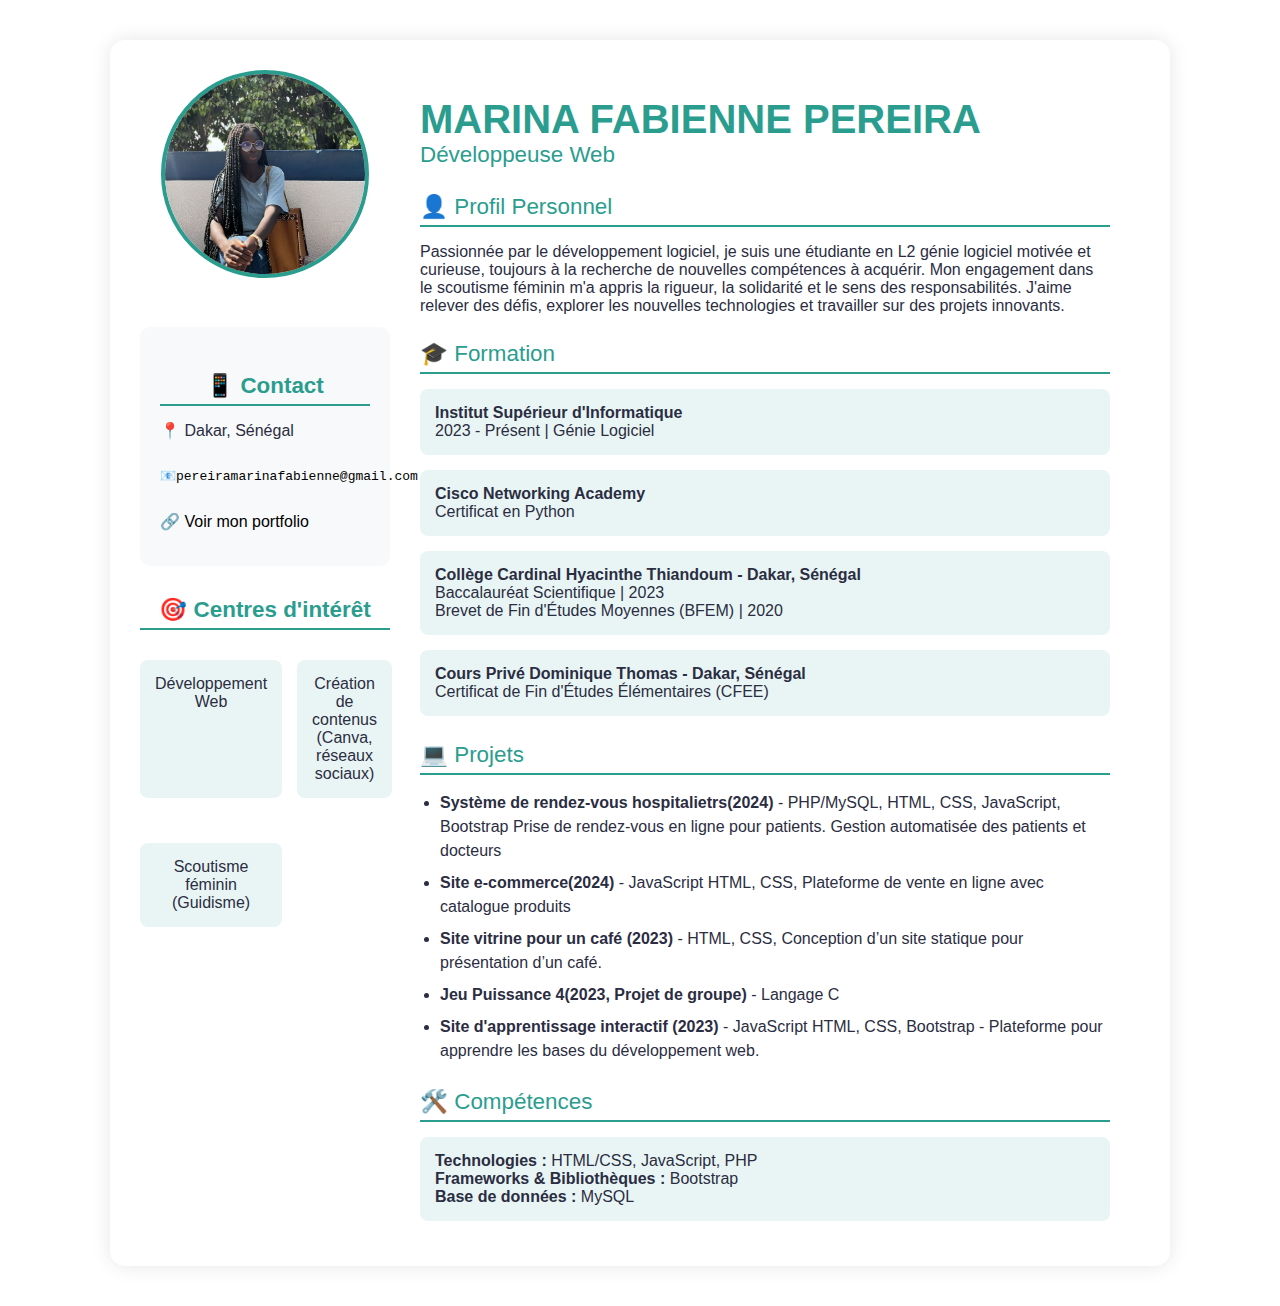
<file: cv.html>
<!DOCTYPE html>
<html>
<head>
<style>
:root {
  --primary-color: #2A9D8F;
  --text-color: #2B2D42;
}

body {
  font-family: 'Segoe UI', Calibri, sans-serif;
  margin: 40px;
  color: var(--text-color);
}
.contact-section a {
  color: #000000 !important; /* Noir pur */
  text-decoration: none;
}

.contact-section a:hover {
  text-decoration: underline;
  opacity: 0.8;
}

.container {
  display: grid;
  grid-template-columns: 250px 1fr;
  gap: 30px;
  max-width: 1000px;
  margin: auto;
  box-shadow: 0 0 20px rgba(0,0,0,0.1);
  padding: 30px;
  border-radius: 15px;
}

/* Colonne Gauche */
.left-column {
  text-align: center;
}

.profile-img {
  width: 200px;
  height: 200px;
  border-radius: 50%;
  object-fit: cover;
  margin-bottom: 25px;
  border: 4px solid var(--primary-color);
}

.contact-section {
  padding: 20px;
  background: #f8f9fa;
  border-radius: 10px;
  margin-top: 20px;
}

.contact-item {
  margin: 15px 0;
  display: flex;
  align-items: center;
  gap: 10px;
}
.subtitle {
  color: var(--primary-color);
  font-size: 1.4em;
  margin: -15px 0 25px;
  font-weight: 500;
}

/* Colonne Droite */
.right-column {
  padding-right: 30px;
}

.name {
  font-size: 2.5em;
  color: var(--primary-color);
  margin-bottom: 15px;
}

.section-title {
  color: var(--primary-color);
  border-bottom: 2px solid var(--primary-color);
  padding-bottom: 5px;
  margin: 25px 0 15px;
  font-size: 1.4em;
}

.interests-grid {
  display: grid;
  grid-template-columns: repeat(2, 1fr);
  gap: 15px;
  margin-top: 15px;
}

/* Éléments de liste */
ul {
  padding-left: 20px;
}

li {
  margin: 8px 0;
  line-height: 1.5;
}
@media (max-width: 768px) {
  .container {
    grid-template-columns: 1fr;
    padding: 20px;
  }
  
  .profile-img {
    width: 150px;
    height: 150px;
  }
}
@media print {
  .contact-section a[href^="mailto:"]::after {
    content: " (pereiramarinafabienne@gmail.com)";
    color: #000;
    text-decoration: none;
  }
}
@media print {
  a {
    color: #0000EE; /* Couleur bleue standard pour les liens */
    text-decoration: underline; /* Souligne les liens */
  }

  a[href^="http"]::after {
    content: " (" attr(href) ")"; /* Affiche l'URL après le lien */
    font-size: 0.9em;
    color: #000;
  }
}


.highlight-box {
  background: #e9f5f4;
  padding: 15px;
  border-radius: 8px;
  margin: 15px 0;
}
</style>
</head>
<body>

<div class="container">
  <!-- Colonne Gauche -->
  <div class="left-column">
    <img src="cv.jpg" class="profile-img" alt="Photo de profil">
    
   <div class="contact-section">
      <h3 class="section-title">📱 Contact</h3>
      <div class="contact-item">📍 Dakar, Sénégal</div>
      <div class="contact-item">
        <a href="mailto:pereiramarinafabienne@gmail.com"><pre>📧pereiramarinafabienne@gmail.com</pre></a>
      </div>
   <div class="contact-item">
  <a href="https://MarinaFabie.github.io" target="_blank">🔗 Voir mon portfolio</a>
</div>
    </div>

    <h3 class="section-title" style="margin-top: 30px;">🎯 Centres d'intérêt</h3>
    <div class="interests-grid">
      <div class="highlight-box">Développement Web</div>
      <div class="highlight-box">Création de contenus (Canva, réseaux sociaux)</div>
      
      <div class="highlight-box">Scoutisme féminin (Guidisme)</div>
    </div>
  </div>

  <!-- Colonne Droite -->
  <div class="right-column">
    <h1 class="name">MARINA FABIENNE PEREIRA</h1>

    <h2 class="subtitle">Développeuse Web </h2>
    
    <div class="section-title">👤 Profil Personnel</div>
    <p>Passionnée par le développement logiciel, je suis une étudiante en L2 génie logiciel motivée et curieuse, toujours à la recherche de nouvelles compétences à acquérir. Mon engagement dans le scoutisme féminin m'a appris la rigueur, la solidarité et le sens des responsabilités. J'aime relever des défis, explorer les nouvelles technologies et travailler sur des projets innovants.</p>

    <div class="section-title">🎓 Formation</div>
    <div class="highlight-box">
      <strong>Institut Supérieur d'Informatique</strong><br>
      2023 - Présent | Génie Logiciel
    </div>
    <div class="highlight-box">
      <strong>Cisco Networking Academy</strong><br>
      Certificat en Python
    </div>
    <div class="highlight-box">
      <strong>Collège Cardinal Hyacinthe Thiandoum - Dakar, Sénégal</strong><br>
      Baccalauréat Scientifique | 2023 <br>
       Brevet de Fin d'Études Moyennes (BFEM) | 2020</div>
       <div class="highlight-box">
      <strong>Cours Privé Dominique Thomas - Dakar, Sénégal</strong><br>
      Certificat de Fin d'Études Élémentaires (CFEE)
    </div>

    
    <div class="section-title">💻 Projets</div>
    <ul>
      <li><strong>Système de rendez-vous hospitalietrs(2024)</strong> - PHP/MySQL, HTML, CSS, JavaScript, Bootstrap

Prise de rendez-vous en ligne pour patients.

Gestion automatisée des patients et docteurs</li>
      <li><strong>Site e-commerce(2024)</strong> - JavaScript
        HTML, CSS, 

Plateforme de vente en ligne avec catalogue produits</li>
<li><strong>Site vitrine pour un café (2023)</strong> -
        HTML, CSS, 

Conception d’un site statique pour présentation d’un café.</li>
      <li><strong>Jeu Puissance 4(2023, Projet de groupe)</strong> - Langage C</li>
      <li><strong> Site d'apprentissage interactif (2023)</strong> - JavaScript
        HTML, CSS, Bootstrap 

- Plateforme pour apprendre les bases du développement web.</li>
    </ul>

    <div class="section-title">🛠️ Compétences</div>
    <div class="highlight-box">
      <strong>Technologies :</strong> HTML/CSS, JavaScript, PHP<br>
      <strong>Frameworks & Bibliothèques :</strong> Bootstrap <br>
      <strong>Base de données :</strong> MySQL 
  </div>
</div>
 
</div>

</body>
</html>
</file>
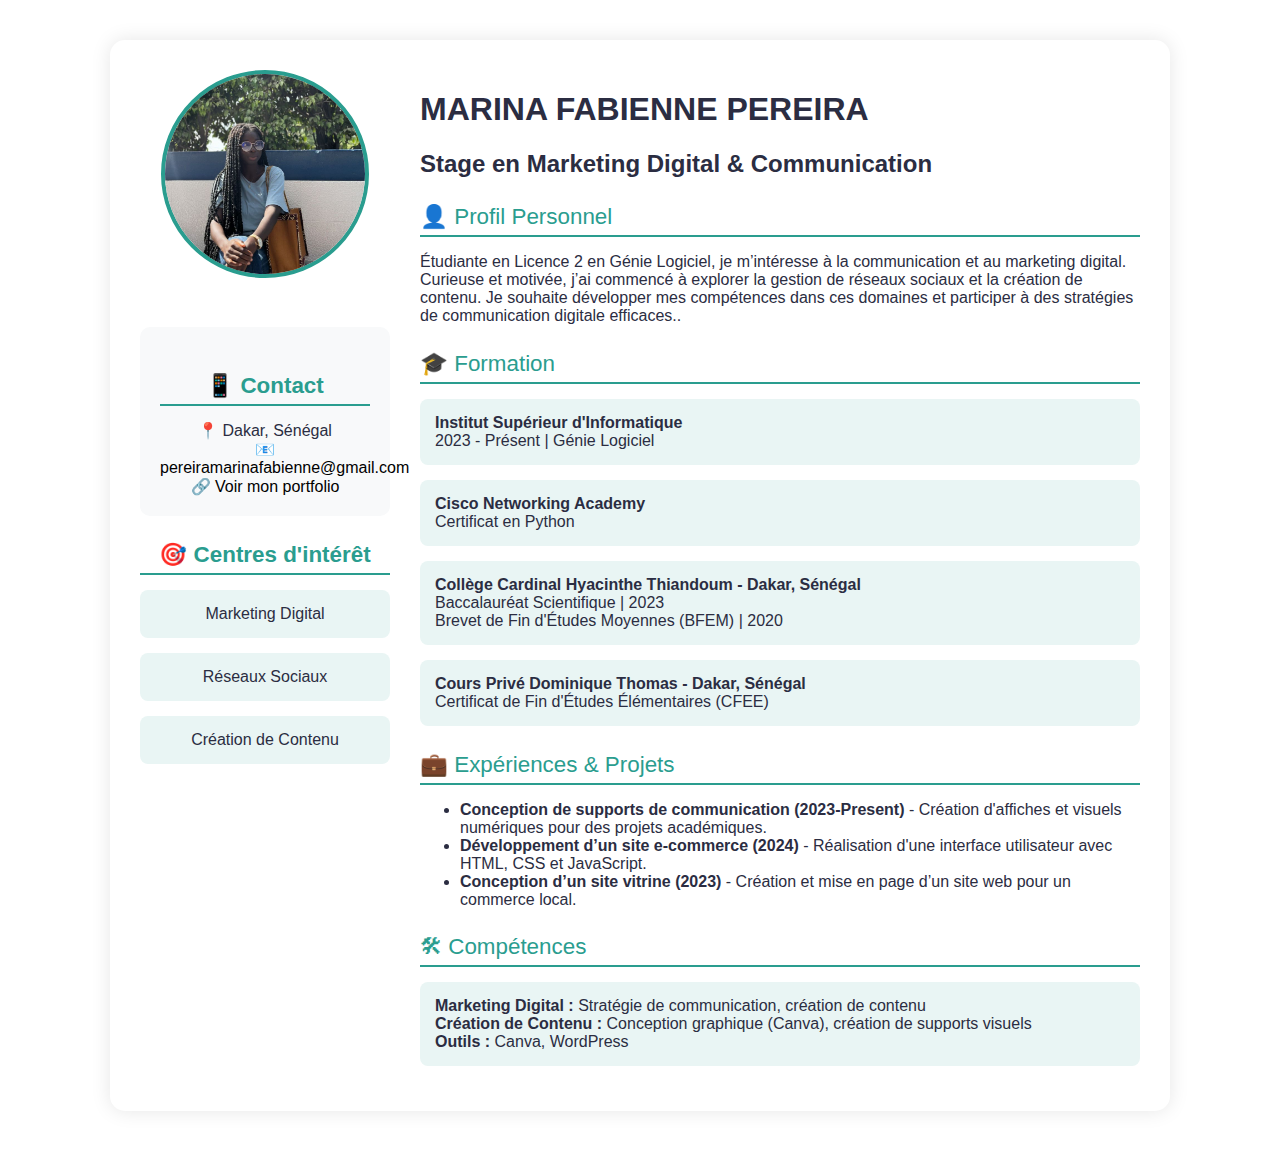
<file: cv2.html>
<!DOCTYPE html>
<html>
<head>
<style>
:root {
  --primary-color: #2A9D8F;
  --text-color: #2B2D42;
}

body {
  font-family: 'Segoe UI', Calibri, sans-serif;
  margin: 40px;
  color: var(--text-color);
}
.contact-section a {
  color: #000000 !important;
  text-decoration: none;
}

.contact-section a:hover {
  text-decoration: underline;
  opacity: 0.8;
}

.container {
  display: grid;
  grid-template-columns: 250px 1fr;
  gap: 30px;
  max-width: 1000px;
  margin: auto;
  box-shadow: 0 0 20px rgba(0,0,0,0.1);
  padding: 30px;
  border-radius: 15px;
}

.left-column {
  text-align: center;
}

.profile-img {
  width: 200px;
  height: 200px;
  border-radius: 50%;
  object-fit: cover;
  margin-bottom: 25px;
  border: 4px solid var(--primary-color);
}

.contact-section {
  padding: 20px;
  background: #f8f9fa;
  border-radius: 10px;
  margin-top: 20px;
}

.section-title {
  color: var(--primary-color);
  border-bottom: 2px solid var(--primary-color);
  padding-bottom: 5px;
  margin: 25px 0 15px;
  font-size: 1.4em;
}

.highlight-box {
  background: #e9f5f4;
  padding: 15px;
  border-radius: 8px;
  margin: 15px 0;
}
</style>
</head>
<body>

<div class="container">
  <div class="left-column">
    <img src="cv.jpg" class="profile-img" alt="Photo de profil">
    
    <div class="contact-section">
      <h3 class="section-title">📱 Contact</h3>
      <div>📍 Dakar, Sénégal</div>
      <div>
        <a href="mailto:pereiramarinafabienne@gmail.com">📧 pereiramarinafabienne@gmail.com</a>
      </div>
      <div>
        <a href=" https://marinafabie.github.io/Porto-communication-marketing-digital/moi.html" target="_blank">🔗 Voir mon portfolio</a>
      </div>
    </div>
    <h3 class="section-title">🎯 Centres d'intérêt</h3>
    <div class="highlight-box">Marketing Digital</div>
    <div class="highlight-box">Réseaux Sociaux </div>
    <div class="highlight-box">Création de Contenu</div>
  </div>

  <div class="right-column">
    <h1 class="name">MARINA FABIENNE PEREIRA</h1>
    <h2 class="subtitle"> Stage en Marketing Digital & Communication</h2>
    
    <div class="section-title">👤 Profil Personnel</div>
    <p>Étudiante en Licence 2 en Génie Logiciel, je m’intéresse à la communication et au marketing digital. Curieuse et motivée, j’ai commencé à explorer la gestion de réseaux sociaux et la création de contenu. Je souhaite développer mes compétences dans ces domaines et participer à des stratégies de communication digitale efficaces..</p>

    <div class="section-title">🎓 Formation</div>
    <div class="highlight-box"><strong>Institut Supérieur d'Informatique</strong><br>2023 - Présent | Génie Logiciel</div>
    <div class="highlight-box"><strong>Cisco Networking Academy</strong><br>Certificat en Python</div>
    <div class="highlight-box"><strong>Collège Cardinal Hyacinthe Thiandoum - Dakar, Sénégal</strong><br>Baccalauréat Scientifique | 2023 <br> Brevet de Fin d'Études Moyennes (BFEM) | 2020</div>
    <div class="highlight-box"><strong>Cours Privé Dominique Thomas - Dakar, Sénégal</strong><br>Certificat de Fin d'Études Élémentaires (CFEE)</div>
    
    <div class="section-title">💼 Expériences & Projets</div>
<ul>
  <li><strong>Conception de supports de communication (2023-Present)</strong> - Création d'affiches et visuels numériques pour des projets académiques.</li>
  <li><strong>Développement d’un site e-commerce (2024)</strong> - Réalisation d'une interface utilisateur avec HTML, CSS et JavaScript.</li>
  <li><strong>Conception d’un site vitrine (2023)</strong> - Création et mise en page d’un site web pour un commerce local.</li>
</ul>



 <div class="section-title">🛠 Compétences</div>
<div class="highlight-box">
  <strong>Marketing Digital :</strong> Stratégie de communication, création de contenu<br>
  <strong>Création de Contenu :</strong> Conception graphique (Canva), création de supports visuels<br>
  <strong>Outils :</strong> Canva, WordPress
</div>

</div>

</body>
</html>
</file>
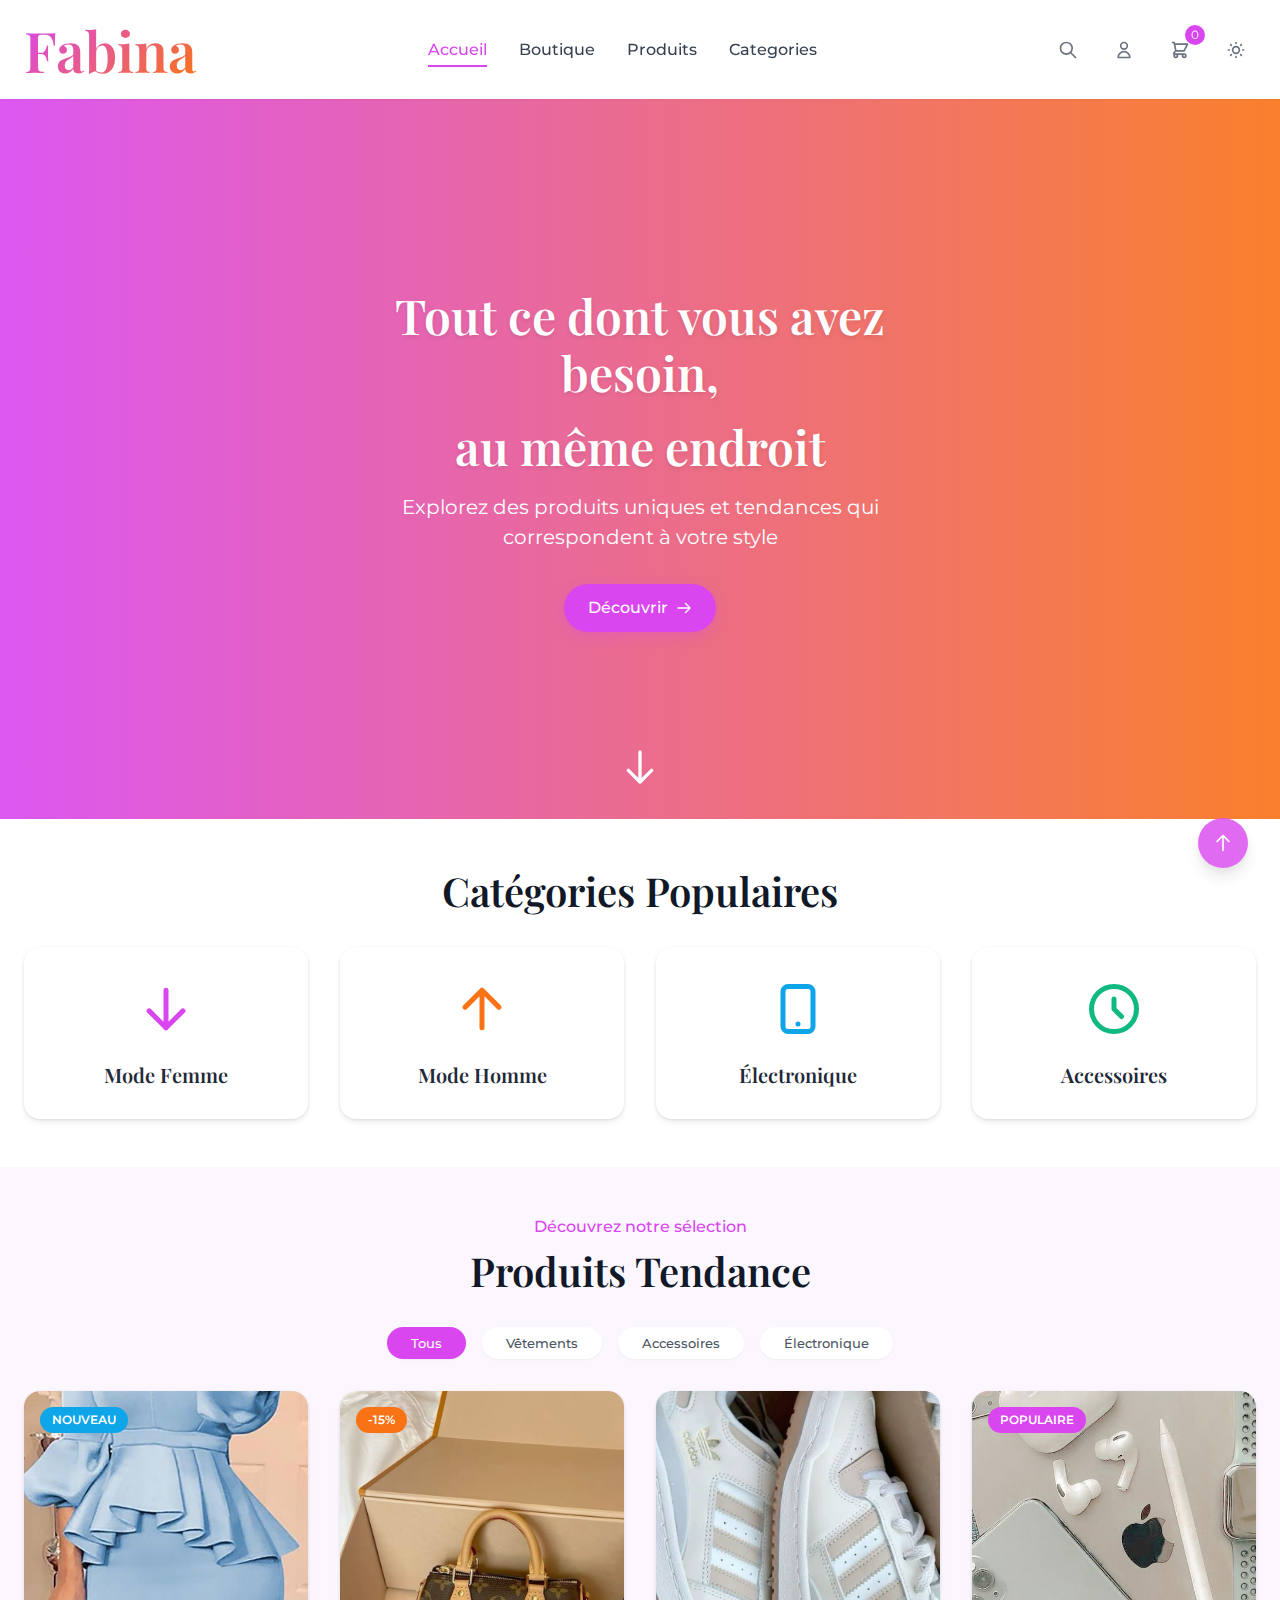
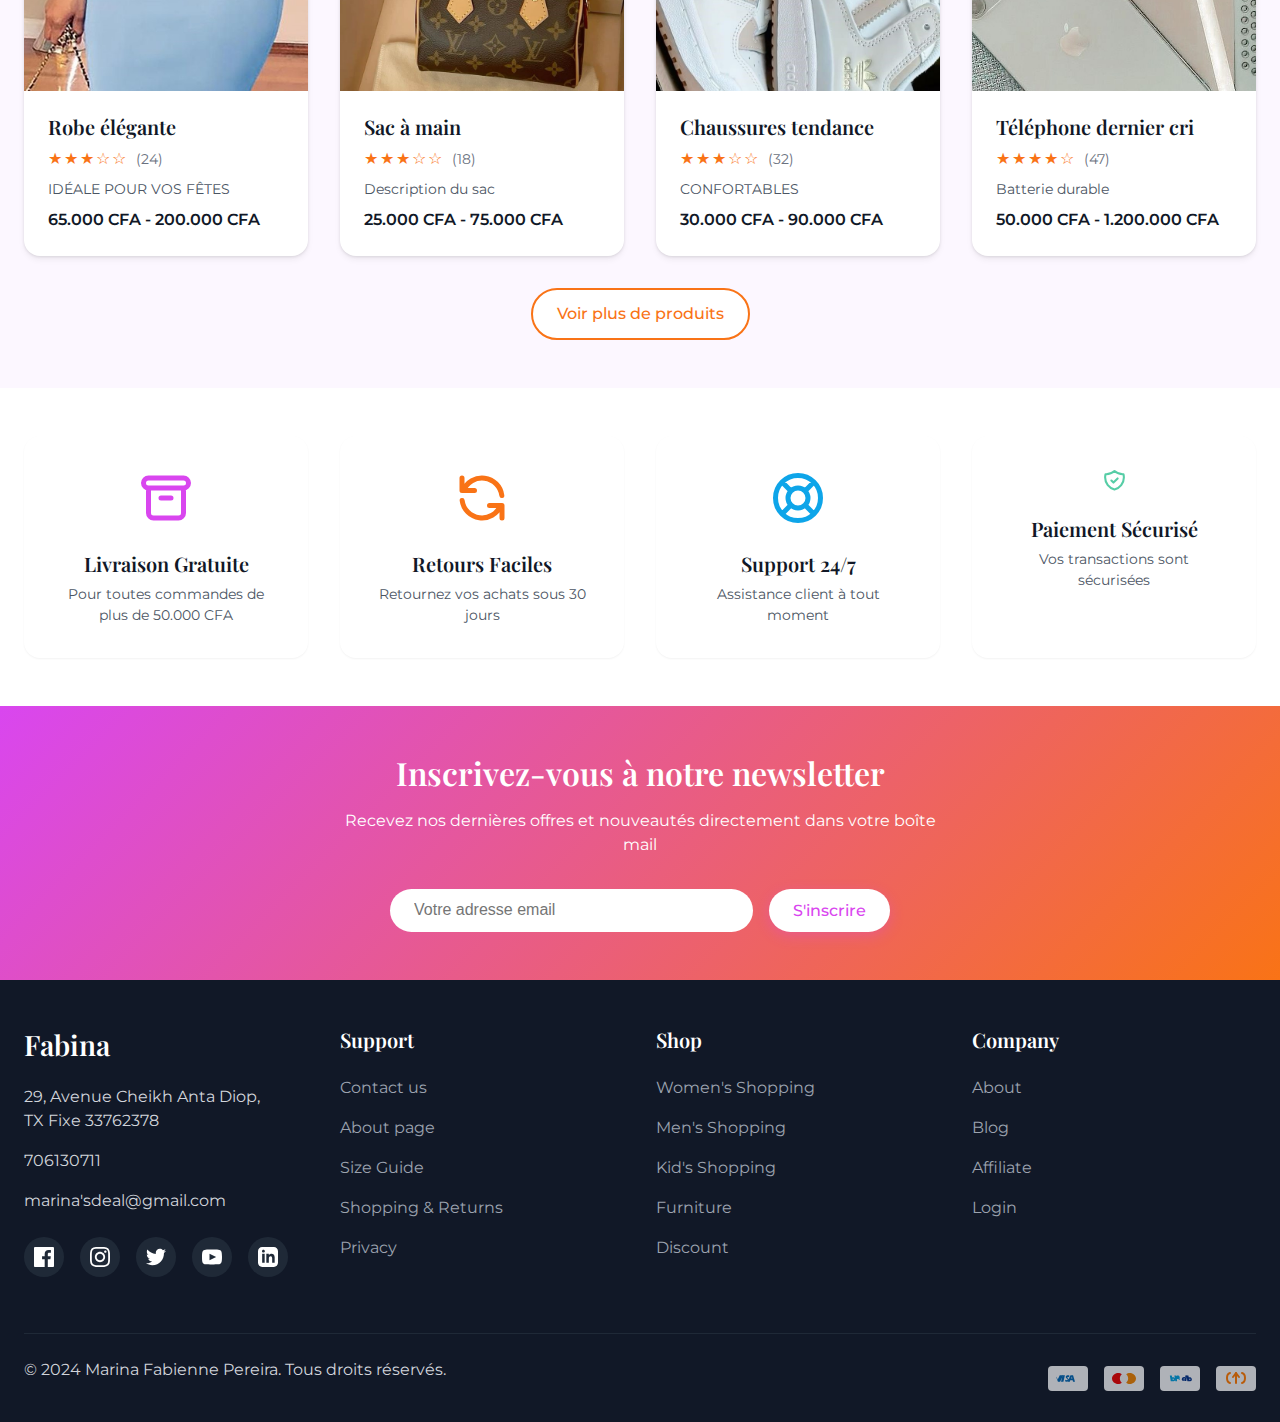
<file: fabina.html>
<!DOCTYPE html>
<html lang="fr">
<head>
  <meta charset="UTF-8">
  <meta name="viewport" content="width=device-width, initial-scale=1.0">
  <title>Fabina - Boutique en ligne</title>
  <link rel="stylesheet" href="e-commerce1.css">
  <!-- Import des polices -->
  <link href="https://fonts.googleapis.com/css2?family=Playfair+Display:wght@400;500;600;700&display=swap" rel="stylesheet">
  <link href="https://fonts.googleapis.com/css2?family=Montserrat:wght@300;400;500;600;700&display=swap" rel="stylesheet">
</head>
<body>
  <div class="e-commerce-container">
    <!-- Header -->
    <header class="header" id="header">
      <div class="container">
        <a href="#" class="logo">
          <h1>Fabina</h1>
        </a>
        
        <nav class="nav-menu">
          <ul>
            <li><a href="#" class="active">Accueil</a></li>
            <li><a href="#">Boutique</a></li>
            <li><a href="#">Produits</a></li>
            <li><a href="#">Categories</a></li>
          </ul>
        </nav>
        
        <div class="nav-icons">
          <button class="icon-btn search-btn">
            <i class="search-icon"></i>
          </button>
          <a href="#" class="icon-btn">
            <i class="user-icon"></i>
          </a>
          <a href="#" class="icon-btn cart-btn">
            <i class="cart-icon"></i>
            <span class="cart-count">0</span>
          </a>
          <button class="icon-btn theme-btn">
            <i class="theme-icon"></i>
          </button>
          <button class="mobile-menu-btn">
            <span></span>
            <span></span>
            <span></span>
          </button>
        </div>
      </div>
    </header>

    <!-- Hero Section -->
    <section class="hero">
      <div class="hero-content">
        <h2>Tout ce dont vous avez besoin,</h2>
        <h2>au même endroit</h2>
        <p>Explorez des produits uniques et tendances qui correspondent à votre style</p>
        <a href="#trending" class="btn primary-btn">
          Découvrir
          <span class="arrow-icon"></span>
        </a>
      </div>
      <div class="down-arrow">
        <a href="#trending"><span class="arrow-down"></span></a>
      </div>
    </section>

    <!-- Categories -->
    <section class="categories">
      <div class="container">
        <div class="section-header">
          <h2>Catégories Populaires</h2>
        </div>
        <div class="category-grid">
          <a href="#" class="category-card">
            <div class="category-icon female-icon"></div>
            <h3>Mode Femme</h3>
          </a>
          <a href="#" class="category-card">
            <div class="category-icon male-icon"></div>
            <h3>Mode Homme</h3>
          </a>
          <a href="#" class="category-card">
            <div class="category-icon electronics-icon"></div>
            <h3>Électronique</h3>
          </a>
          <a href="#" class="category-card">
            <div class="category-icon accessories-icon"></div>
            <h3>Accessoires</h3>
          </a>
        </div>
      </div>
    </section>

    <!-- Trending Products -->
    <section class="trending-products" id="trending">
      <div class="container">
        <div class="section-header">
          <span class="subtitle">Découvrez notre sélection</span>
          <h2>Produits Tendance</h2>
        </div>
        
        <div class="product-filters">
          <button class="filter-btn active" data-filter="all">Tous</button>
          <button class="filter-btn" data-filter="clothes">Vêtements</button>
          <button class="filter-btn" data-filter="accessories">Accessoires</button>
          <button class="filter-btn" data-filter="electronics">Électronique</button>
        </div>
        
        <div class="product-grid">
          <!-- Product 1 -->
          <div class="product-card" data-category="clothes">
            <div class="product-image">
              <img src="jupes.jpeg" alt="Robe élégante" />
              <div class="product-tags">
                <span class="tag new">Nouveau</span>
              </div>
              <div class="product-actions">
                <button class="action-btn wishlist-btn"></button>
                <button class="action-btn quickview-btn"></button>
                <button class="action-btn add-cart-btn"></button>
              </div>
            </div>
            <div class="product-info">
              <h3 class="product-name">Robe élégante</h3>
              <div class="product-rating">
                <span class="stars">★★★☆☆</span>
                <span class="rating-count">(24)</span>
              </div>
              <p class="product-description">IDÉALE POUR VOS FÊTES</p>
              <div class="product-price">
                <span class="price">65.000 CFA - 200.000 CFA</span>
              </div>
            </div>
          </div>
          
          <!-- Product 2 -->
          <div class="product-card" data-category="accessories">
            <div class="product-image">
              <img src="sacs2.jpeg" alt="Sac à main" />
              <div class="product-tags">
                <span class="tag sale">-15%</span>
              </div>
              <div class="product-actions">
                <button class="action-btn wishlist-btn"></button>
                <button class="action-btn quickview-btn"></button>
                <button class="action-btn add-cart-btn"></button>
              </div>
            </div>
            <div class="product-info">
              <h3 class="product-name">Sac à main</h3>
              <div class="product-rating">
                <span class="stars">★★★☆☆</span>
                <span class="rating-count">(18)</span>
              </div>
              <p class="product-description">Description du sac</p>
              <div class="product-price">
                <span class="price">25.000 CFA - 75.000 CFA</span>
              </div>
            </div>
          </div>
          
          <!-- Product 3 -->
          <div class="product-card" data-category="clothes">
            <div class="product-image">
              <img src="chauss.jpeg" alt="Chaussures tendance" />
              <div class="product-actions">
                <button class="action-btn wishlist-btn"></button>
                <button class="action-btn quickview-btn"></button>
                <button class="action-btn add-cart-btn"></button>
              </div>
            </div>
            <div class="product-info">
              <h3 class="product-name">Chaussures tendance</h3>
              <div class="product-rating">
                <span class="stars">★★★☆☆</span>
                <span class="rating-count">(32)</span>
              </div>
              <p class="product-description">CONFORTABLES</p>
              <div class="product-price">
                <span class="price">30.000 CFA - 90.000 CFA</span>
              </div>
            </div>
          </div>
          
          <!-- Product 4 -->
          <div class="product-card" data-category="electronics">
            <div class="product-image">
              <img src="iphone.jpeg" alt="Téléphone dernier cri" />
              <div class="product-tags">
                <span class="tag hot">Populaire</span>
              </div>
              <div class="product-actions">
                <button class="action-btn wishlist-btn"></button>
                <button class="action-btn quickview-btn"></button>
                <button class="action-btn add-cart-btn"></button>
              </div>
            </div>
            <div class="product-info">
              <h3 class="product-name">Téléphone dernier cri</h3>
              <div class="product-rating">
                <span class="stars">★★★★☆</span>
                <span class="rating-count">(47)</span>
              </div>
              <p class="product-description">Batterie durable</p>
              <div class="product-price">
                <span class="price">50.000 CFA - 1.200.000 CFA</span>
              </div>
            </div>
          </div>
        </div>
        
        <div class="view-more">
          <a href="#" class="btn secondary-btn">Voir plus de produits</a>
        </div>
      </div>
    </section>

    <!-- Features Section -->
    <section class="features">
      <div class="container">
        <div class="features-grid">
          <div class="feature-card">
            <div class="feature-icon delivery-icon"></div>
            <h3>Livraison Gratuite</h3>
            <p>Pour toutes commandes de plus de 50.000 CFA</p>
          </div>
          
          <div class="feature-card">
            <div class="feature-icon returns-icon"></div>
            <h3>Retours Faciles</h3>
            <p>Retournez vos achats sous 30 jours</p>
          </div>
          
          <div class="feature-card">
            <div class="feature-icon support-icon"></div>
            <h3>Support 24/7</h3>
            <p>Assistance client à tout moment</p>
          </div>
          
          <div class="feature-card">
            <div class="feature-icon payment-icon"></div>
            <h3>Paiement Sécurisé</h3>
            <p>Vos transactions sont sécurisées</p>
          </div>
        </div>
      </div>
    </section>

    <!-- Newsletter -->
    <section class="newsletter">
      <div class="container">
        <div class="newsletter-content">
          <h2>Inscrivez-vous à notre newsletter</h2>
          <p>Recevez nos dernières offres et nouveautés directement dans votre boîte mail</p>
          <form class="newsletter-form">
            <input type="email" placeholder="Votre adresse email" />
            <button type="submit" class="btn primary-btn">S'inscrire</button>
          </form>
        </div>
      </div>
    </section>

    <!-- Footer -->
    <footer class="footer">
      <div class="container">
        <div class="footer-content">
          <div class="footer-col about-col">
            <div class="footer-logo">
              <h1>Fabina</h1>
            </div>
            <p class="address">29, Avenue Cheikh Anta Diop, <br /> TX Fixe 33762378</p>
            <p class="phone">706130711</p>
            <p class="email">marina'sdeal@gmail.com</p>
            <div class="social-icons">
              <a href="#" class="social-icon facebook"></a>
              <a href="https://www.instagram.com/fabie0711" target="_blank" class="social-icon instagram"></a>
              <a href="#" class="social-icon twitter"></a>
              <a href="#" class="social-icon youtube"></a>
              <a href="#" class="social-icon linkedin"></a>
            </div>
          </div>
          
          <div class="footer-col">
            <h4>Support</h4>
            <ul>
              <li><a href="#">Contact us</a></li>
              <li><a href="#">About page</a></li>
              <li><a href="#">Size Guide</a></li>
              <li><a href="#">Shopping & Returns</a></li>
              <li><a href="#">Privacy</a></li>
            </ul>
          </div>
          
          <div class="footer-col">
            <h4>Shop</h4>
            <ul>
              <li><a href="#">Women's Shopping</a></li>
              <li><a href="#">Men's Shopping</a></li>
              <li><a href="#">Kid's Shopping</a></li>
              <li><a href="#">Furniture</a></li>
              <li><a href="#">Discount</a></li>
            </ul>
          </div>
          
          <div class="footer-col">
            <h4>Company</h4>
            <ul>
              <li><a href="#">About</a></li>
              <li><a href="#">Blog</a></li>
              <li><a href="#">Affiliate</a></li>
              <li><a href="#">Login</a></li>
            </ul>
          </div>
        </div>
        
        <div class="footer-bottom">
          <p>© 2024 Marina Fabienne Pereira. Tous droits réservés.</p>
          <div class="payment-methods">
            <span class="payment-icon visa"></span>
            <span class="payment-icon mastercard"></span>
            <span class="payment-icon paypal"></span>
            <span class="payment-icon mobile-money"></span>
          </div>
        </div>
      </div>
    </footer>

    <!-- Back to Top Button -->
    <a href="#" class="back-to-top">
      <span class="arrow-up"></span>
    </a>
  </div>

  <script>
    // Script pour gérer le header lors du défilement
    window.addEventListener('scroll', function() {
      const header = document.getElementById('header');
      if (window.scrollY > 50) {
        header.classList.add('scrolled');
      } else {
        header.classList.remove('scrolled');
      }
    });

    // Script pour les filtres de produits
    document.addEventListener('DOMContentLoaded', function() {
      const filterButtons = document.querySelectorAll('.filter-btn');
      const productCards = document.querySelectorAll('.product-card');
      
      filterButtons.forEach(button => {
        button.addEventListener('click', function() {
          // Retirer la classe active de tous les boutons
          filterButtons.forEach(btn => btn.classList.remove('active'));
          // Ajouter la classe active au bouton cliqué
          this.classList.add('active');
          
          const filter = this.getAttribute('data-filter');
          
          productCards.forEach(card => {
            if (filter === 'all') {
              card.style.display = 'block';
            } else {
              if (card.getAttribute('data-category') === filter) {
                card.style.display = 'block';
              } else {
                card.style.display = 'none';
              }
            }
          });
        });
      });
    });
  </script>
</body>
</html>
</file>
<file: e-commerce1.css>
/* Import fonts */
@import url('https://fonts.googleapis.com/css2?family=Playfair+Display:wght@400;500;600;700&display=swap');
@import url('https://fonts.googleapis.com/css2?family=Montserrat:wght@300;400;500;600;700&display=swap');

/* Reset and Base Styles */
*, *::before, *::after {
  margin: 0;
  padding: 0;
  box-sizing: border-box;
}

:root {
  /* Main colors */
  --color-primary: #D946EF;
  --color-primary-dark: #c429dd;
  --color-primary-light: #f180fb;
  --color-secondary: #F97316;
  --color-secondary-dark: #ea580c;
  --color-secondary-light: #fb923c;
  --color-accent: #0EA5E9;
  --color-accent-dark: #0284c7;
  --color-accent-light: #38bdf8;
  --color-mint: #10B981;
  
  /* Neutrals */
  --color-white: #ffffff;
  --color-light: #FCF7FF;
  --color-gray-100: #f3f4f6;
  --color-gray-200: #e5e7eb;
  --color-gray-300: #d1d5db;
  --color-gray-400: #9ca3af;
  --color-gray-500: #6b7280;
  --color-gray-600: #4b5563;
  --color-gray-700: #374151;
  --color-gray-800: #1f2937;
  --color-gray-900: #111827;
  --color-dark: #1a1a2e;
  
  /* UI Colors */
  --color-success: var(--color-mint);
  --color-error: #ef4444;
  --color-warning: #f59e0b;
  --color-info: var(--color-accent);
  
  /* Gradients */
  --gradient-primary: linear-gradient(135deg, var(--color-primary) 0%, var(--color-secondary) 100%);
  --gradient-hero: linear-gradient(to right, rgba(217, 70, 239, 0.9), rgba(249, 115, 22, 0.9));
  --gradient-card: linear-gradient(180deg, rgba(255,255,255,0) 0%, rgba(217, 70, 239, 0.05) 100%);
  
  /* Typography */
  --font-primary: 'Playfair Display', serif;
  --font-secondary: 'Montserrat', sans-serif;
  
  /* Spacings */
  --spacing-xs: 0.25rem;
  --spacing-sm: 0.5rem;
  --spacing-md: 1rem;
  --spacing-lg: 1.5rem;
  --spacing-xl: 2rem;
  --spacing-xxl: 3rem;
  
  /* Border Radius */
  --radius-sm: 0.25rem;
  --radius-md: 0.5rem;
  --radius-lg: 1rem;
  --radius-full: 9999px;
  
  /* Shadows */
  --shadow-sm: 0 1px 2px rgba(0, 0, 0, 0.05);
  --shadow-md: 0 4px 6px rgba(0, 0, 0, 0.05), 0 1px 3px rgba(0, 0, 0, 0.1);
  --shadow-lg: 0 10px 15px rgba(0, 0, 0, 0.1), 0 4px 6px rgba(0, 0, 0, 0.05);
  --shadow-xl: 0 20px 25px rgba(0, 0, 0, 0.1), 0 10px 10px rgba(0, 0, 0, 0.04);
  
  /* Transitions */
  --transition-fast: 0.15s ease;
  --transition-normal: 0.3s ease;
  --transition-slow: 0.5s ease;
}

html {
  scroll-behavior: smooth;
}

body {
  font-family: var(--font-secondary);
  font-size: 16px;
  font-weight: 400;
  line-height: 1.5;
  color: var(--color-gray-800);
  background-color: var(--color-light);
}

h1, h2, h3, h4, h5, h6 {
  font-family: var(--font-primary);
  font-weight: 600;
  line-height: 1.2;
  margin-bottom: var(--spacing-md);
}

p {
  margin-bottom: var(--spacing-md);
}

a {
  color: inherit;
  text-decoration: none;
  transition: color var(--transition-normal);
}

a:hover {
  color: var(--color-primary);
}

img {
  max-width: 100%;
  height: auto;
  display: block;
}

button {
  cursor: pointer;
  font-family: var(--font-secondary);
  border: none;
  background: none;
}

ul {
  list-style: none;
}

.container {
  width: 100%;
  max-width: 1280px;
  margin: 0 auto;
  padding: 0 var(--spacing-lg);
}

/* Buttons */
.btn {
  display: inline-flex;
  align-items: center;
  justify-content: center;
  padding: 0.75rem 1.5rem;
  border-radius: var(--radius-full);
  font-weight: 500;
  font-size: 1rem;
  transition: all var(--transition-normal);
  text-align: center;
}

.primary-btn {
  background-color: var(--color-primary);
  color: var(--color-white);
  box-shadow: 0 4px 14px rgba(217, 70, 239, 0.3);
}

.primary-btn:hover {
  background-color: var(--color-primary-dark);
  transform: translateY(-2px);
  box-shadow: 0 6px 20px rgba(217, 70, 239, 0.4);
  color: var(--color-white);
}

.secondary-btn {
  background-color: var(--color-white);
  color: var(--color-secondary);
  border: 2px solid var(--color-secondary);
}

.secondary-btn:hover {
  background-color: var(--color-secondary);
  color: var(--color-white);
}

.arrow-icon {
  display: inline-block;
  width: 16px;
  height: 16px;
  margin-left: 8px;
  background-image: url("data:image/svg+xml,%3Csvg xmlns='http://www.w3.org/2000/svg' fill='none' viewBox='0 0 24 24' stroke='white'%3E%3Cpath stroke-linecap='round' stroke-linejoin='round' stroke-width='2' d='M14 5l7 7m0 0l-7 7m7-7H3'/%3E%3C/svg%3E");
  background-size: contain;
  background-repeat: no-repeat;
  transition: transform 0.3s ease;
}

.primary-btn:hover .arrow-icon {
  transform: translateX(4px);
}

/* Header */
.header {
  position: sticky;
  top: 0;
  width: 100%;
  background-color: var(--color-white);
  box-shadow: var(--shadow-sm);
  padding: var(--spacing-md) 0;
  z-index: 100;
  transition: all var(--transition-normal);
}

.header.scrolled {
  box-shadow: var(--shadow-md);
  padding: var(--spacing-sm) 0;
}

.header .container {
  display: flex;
  align-items: center;
  justify-content: space-between;
}

.logo {
  font-size: 1.75rem;
  font-weight: 700;
  font-family: var(--font-primary);
}

.logo h1 {
  margin-bottom: 0;
  background: var(--gradient-primary);
  -webkit-background-clip: text;
  background-clip: text;
  color: transparent;
}

.nav-menu ul {
  display: flex;
  gap: var(--spacing-xl);
}

.nav-menu a {
  position: relative;
  font-weight: 500;
  color: var(--color-gray-700);
  padding: var(--spacing-sm) 0;
}

.nav-menu a::after {
  content: "";
  position: absolute;
  left: 0;
  bottom: 0;
  width: 0;
  height: 2px;
  background-color: var(--color-primary);
  transition: width var(--transition-normal);
}

.nav-menu a:hover,
.nav-menu a.active {
  color: var(--color-primary);
}

.nav-menu a:hover::after,
.nav-menu a.active::after {
  width: 100%;
}

.nav-icons {
  display: flex;
  align-items: center;
  gap: var(--spacing-md);
}

.icon-btn {
  display: flex;
  align-items: center;
  justify-content: center;
  width: 40px;
  height: 40px;
  border-radius: 50%;
  transition: background-color var(--transition-normal);
  position: relative;
}

.icon-btn:hover {
  background-color: var(--color-gray-100);
}

.cart-btn {
  position: relative;
}

.cart-count {
  position: absolute;
  top: -5px;
  right: -5px;
  width: 20px;
  height: 20px;
  display: flex;
  align-items: center;
  justify-content: center;
  background-color: var(--color-primary);
  color: var(--color-white);
  font-size: 0.75rem;
  border-radius: 50%;
}

.search-icon, .user-icon, .cart-icon, .theme-icon {
  width: 20px;
  height: 20px;
  background-size: contain;
  background-repeat: no-repeat;
  background-position: center;
}

.search-icon {
  background-image: url("data:image/svg+xml,%3Csvg xmlns='http://www.w3.org/2000/svg' fill='none' viewBox='0 0 24 24' stroke='%236b7280'%3E%3Cpath stroke-linecap='round' stroke-linejoin='round' stroke-width='2' d='M21 21l-6-6m2-5a7 7 0 11-14 0 7 7 0 0114 0z'/%3E%3C/svg%3E");
}

.user-icon {
  background-image: url("data:image/svg+xml,%3Csvg xmlns='http://www.w3.org/2000/svg' fill='none' viewBox='0 0 24 24' stroke='%236b7280'%3E%3Cpath stroke-linecap='round' stroke-linejoin='round' stroke-width='2' d='M16 7a4 4 0 11-8 0 4 4 0 018 0zM12 14a7 7 0 00-7 7h14a7 7 0 00-7-7z'/%3E%3C/svg%3E");
}

.cart-icon {
  background-image: url("data:image/svg+xml,%3Csvg xmlns='http://www.w3.org/2000/svg' fill='none' viewBox='0 0 24 24' stroke='%236b7280'%3E%3Cpath stroke-linecap='round' stroke-linejoin='round' stroke-width='2' d='M3 3h2l.4 2M7 13h10l4-8H5.4M7 13L5.4 5M7 13l-2.293 2.293c-.63.63-.184 1.707.707 1.707H17m0 0a2 2 0 100 4 2 2 0 000-4zm-8 2a2 2 0 11-4 0 2 2 0 014 0z'/%3E%3C/svg%3E");
}

.theme-icon {
  background-image: url("data:image/svg+xml,%3Csvg xmlns='http://www.w3.org/2000/svg' fill='none' viewBox='0 0 24 24' stroke='%236b7280'%3E%3Cpath stroke-linecap='round' stroke-linejoin='round' stroke-width='2' d='M12 3v1m0 16v1m9-9h-1M4 12H3m15.364 6.364l-.707-.707M6.343 6.343l-.707-.707m12.728 0l-.707.707M6.343 17.657l-.707.707M16 12a4 4 0 11-8 0 4 4 0 018 0z'/%3E%3C/svg%3E");
}

.mobile-menu-btn {
  display: none;
}

/* Hero Section */
.hero {
  position: relative;
  height: 80vh;
  min-height: 600px;
  background-image: var(--gradient-hero), url('https://images.unsplash.com/photo-1490481651871-ab68de25d43d?ixlib=rb-1.2.1&auto=format&fit=crop&w=1950&q=80');
  background-size: cover;
  background-position: center;
  display: flex;
  align-items: center;
  justify-content: center;
  text-align: center;
  color: var(--color-white);
  padding: var(--spacing-xxl) 0;
}

.hero-content {
  max-width: 700px;
  padding: 0 var(--spacing-lg);
}

.hero-content h2 {
  font-size: 3rem;
  margin-bottom: var(--spacing-md);
  text-shadow: 0 2px 4px rgba(0, 0, 0, 0.1);
}

.hero-content p {
  font-size: 1.25rem;
  margin-bottom: var(--spacing-xl);
  max-width: 600px;
  margin-left: auto;
  margin-right: auto;
}

.down-arrow {
  position: absolute;
  bottom: var(--spacing-xl);
  left: 50%;
  transform: translateX(-50%);
  animation: bounce 2s infinite;
}

.arrow-down {
  display: block;
  width: 40px;
  height: 40px;
  background-image: url("data:image/svg+xml,%3Csvg xmlns='http://www.w3.org/2000/svg' fill='none' viewBox='0 0 24 24' stroke='white'%3E%3Cpath stroke-linecap='round' stroke-linejoin='round' stroke-width='2' d='M19 14l-7 7m0 0l-7-7m7 7V3'/%3E%3C/svg%3E");
  background-size: contain;
  background-repeat: no-repeat;
}

@keyframes bounce {
  0%, 20%, 50%, 80%, 100% {
    transform: translateY(0);
  }
  40% {
    transform: translateY(-20px);
  }
  60% {
    transform: translateY(-10px);
  }
}

/* Categories Section */
.categories {
  padding: var(--spacing-xxl) 0;
  background-color: var(--color-white);
}

.section-header {
  text-align: center;
  margin-bottom: var(--spacing-xl);
}

.section-header h2 {
  font-size: 2.5rem;
  color: var(--color-gray-900);
}

.section-header .subtitle {
  display: block;
  color: var(--color-primary);
  font-size: 1rem;
  font-weight: 500;
  margin-bottom: var(--spacing-sm);
}

.category-grid {
  display: grid;
  grid-template-columns: repeat(auto-fit, minmax(250px, 1fr));
  gap: var(--spacing-xl);
  margin-top: var(--spacing-xl);
}

.category-card {
  background-color: var(--color-white);
  border-radius: var(--radius-lg);
  padding: var(--spacing-xl);
  box-shadow: var(--shadow-md);
  text-align: center;
  transition: all var(--transition-normal);
}

.category-card:hover {
  transform: translateY(-5px);
  box-shadow: var(--shadow-lg);
}

.category-icon {
  width: 60px;
  height: 60px;
  margin: 0 auto var(--spacing-lg);
  background-size: contain;
  background-repeat: no-repeat;
  background-position: center;
}

.female-icon {
  background-image: url("data:image/svg+xml,%3Csvg xmlns='http://www.w3.org/2000/svg' fill='none' viewBox='0 0 24 24' stroke='%23D946EF'%3E%3Cpath stroke-linecap='round' stroke-linejoin='round' stroke-width='2' d='M12 4.5v15m0 0l6.75-6.75M12 19.5l-6.75-6.75'/%3E%3C/svg%3E");
}

.male-icon {
  background-image: url("data:image/svg+xml,%3Csvg xmlns='http://www.w3.org/2000/svg' fill='none' viewBox='0 0 24 24' stroke='%23F97316'%3E%3Cpath stroke-linecap='round' stroke-linejoin='round' stroke-width='2' d='M12 19.5v-15m0 0l-6.75 6.75M12 4.5l6.75 6.75'/%3E%3C/svg%3E");
}

.electronics-icon {
  background-image: url("data:image/svg+xml,%3Csvg xmlns='http://www.w3.org/2000/svg' fill='none' viewBox='0 0 24 24' stroke='%230EA5E9'%3E%3Cpath stroke-linecap='round' stroke-linejoin='round' stroke-width='2' d='M12 18h.01M8 21h8a2 2 0 002-2V5a2 2 0 00-2-2H8a2 2 0 00-2 2v14a2 2 0 002 2z'/%3E%3C/svg%3E");
}

.accessories-icon {
  background-image: url("data:image/svg+xml,%3Csvg xmlns='http://www.w3.org/2000/svg' fill='none' viewBox='0 0 24 24' stroke='%2310B981'%3E%3Cpath stroke-linecap='round' stroke-linejoin='round' stroke-width='2' d='M12 8v4l3 3m6-3a9 9 0 11-18 0 9 9 0 0118 0z'/%3E%3C/svg%3E");
}

.category-card h3 {
  font-size: 1.25rem;
  margin-bottom: 0;
  color: var(--color-gray-800);
}

/* Trending Products */
.trending-products {
  padding: var(--spacing-xxl) 0;
  background-color: var(--color-light);
}

.product-filters {
  display: flex;
  justify-content: center;
  gap: var(--spacing-md);
  margin-bottom: var(--spacing-xl);
  flex-wrap: wrap;
}

.filter-btn {
  padding: 0.5rem 1.5rem;
  border-radius: var(--radius-full);
  font-weight: 500;
  transition: all var(--transition-normal);
  color: var(--color-gray-600);
  background-color: var(--color-white);
  box-shadow: var(--shadow-sm);
}

.filter-btn:hover {
  color: var(--color-primary);
}

.filter-btn.active {
  background-color: var(--color-primary);
  color: var(--color-white);
}

.product-grid {
  display: grid;
  grid-template-columns: repeat(auto-fill, minmax(280px, 1fr));
  gap: var(--spacing-xl);
  margin-bottom: var(--spacing-xl);
}

.product-card {
  background-color: var(--color-white);
  border-radius: var(--radius-lg);
  overflow: hidden;
  box-shadow: var(--shadow-md);
  transition: all var(--transition-normal);
}

.product-card:hover {
  transform: translateY(-5px);
  box-shadow: var(--shadow-lg);
}

.product-image {
  position: relative;
  height: 300px;
  overflow: hidden;
}

.product-image img {
  width: 100%;
  height: 100%;
  object-fit: cover;
  transition: transform var(--transition-normal);
}

.product-card:hover .product-image img {
  transform: scale(1.05);
}

.product-tags {
  position: absolute;
  top: var(--spacing-md);
  left: var(--spacing-md);
  display: flex;
  gap: var(--spacing-sm);
}

.tag {
  padding: 0.25rem 0.75rem;
  border-radius: var(--radius-full);
  font-size: 0.75rem;
  font-weight: 600;
  text-transform: uppercase;
}

.tag.new {
  background-color: var(--color-accent);
  color: var(--color-white);
}

.tag.sale {
  background-color: var(--color-secondary);
  color: var(--color-white);
}

.tag.hot {
  background-color: var(--color-primary);
  color: var(--color-white);
}

.product-actions {
  position: absolute;
  right: var(--spacing-md);
  top: 50%;
  transform: translateY(-50%);
  display: flex;
  flex-direction: column;
  gap: var(--spacing-sm);
  opacity: 0;
  transition: opacity var(--transition-normal);
}

.product-card:hover .product-actions {
  opacity: 1;
}

.action-btn {
  width: 40px;
  height: 40px;
  border-radius: 50%;
  background-color: var(--color-white);
  display: flex;
  align-items: center;
  justify-content: center;
  box-shadow: var(--shadow-md);
  transition: all var(--transition-normal);
  background-size: 20px;
  background-repeat: no-repeat;
  background-position: center;
}

.action-btn:hover {
  background-color: var(--color-primary);
  transform: scale(1.1);
}

.wishlist-btn {
  background-image: url("data:image/svg+xml,%3Csvg xmlns='http://www.w3.org/2000/svg' fill='none' viewBox='0 0 24 24' stroke='%236b7280'%3E%3Cpath stroke-linecap='round' stroke-linejoin='round' stroke-width='2' d='M4.318 6.318a4.5 4.5 0 000 6.364L12 20.364l7.682-7.682a4.5 4.5 0 00-6.364-6.364L12 7.636l-1.318-1.318a4.5 4.5 0 00-6.364 0z'/%3E%3C/svg%3E");
}

.wishlist-btn:hover {
  background-image: url("data:image/svg+xml,%3Csvg xmlns='http://www.w3.org/2000/svg' fill='none' viewBox='0 0 24 24' stroke='white'%3E%3Cpath stroke-linecap='round' stroke-linejoin='round' stroke-width='2' d='M4.318 6.318a4.5 4.5 0 000 6.364L12 20.364l7.682-7.682a4.5 4.5 0 00-6.364-6.364L12 7.636l-1.318-1.318a4.5 4.5 0 00-6.364 0z'/%3E%3C/svg%3E");
}

.quickview-btn {
  background-image: url("data:image/svg+xml,%3Csvg xmlns='http://www.w3.org/2000/svg' fill='none' viewBox='0 0 24 24' stroke='%236b7280'%3E%3Cpath stroke-linecap='round' stroke-linejoin='round' stroke-width='2' d='M21 21l-6-6m2-5a7 7 0 11-14 0 7 7 0 0114 0z'/%3E%3C/svg%3E");
}

.quickview-btn:hover {
  background-image: url("data:image/svg+xml,%3Csvg xmlns='http://www.w3.org/2000/svg' fill='none' viewBox='0 0 24 24' stroke='white'%3E%3Cpath stroke-linecap='round' stroke-linejoin='round' stroke-width='2' d='M21 21l-6-6m2-5a7 7 0 11-14 0 7 7 0 0114 0z'/%3E%3C/svg%3E");
}

.add-cart-btn {
  background-image: url("data:image/svg+xml,%3Csvg xmlns='http://www.w3.org/2000/svg' fill='none' viewBox='0 0 24 24' stroke='%236b7280'%3E%3Cpath stroke-linecap='round' stroke-linejoin='round' stroke-width='2' d='M3 3h2l.4 2M7 13h10l4-8H5.4M7 13L5.4 5M7 13l-2.293 2.293c-.63.63-.184 1.707.707 1.707H17m0 0a2 2 0 100 4 2 2 0 000-4zm-8 2a2 2 0 11-4 0 2 2 0 014 0z'/%3E%3C/svg%3E");
}

.add-cart-btn:hover {
  background-image: url("data:image/svg+xml,%3Csvg xmlns='http://www.w3.org/2000/svg' fill='none' viewBox='0 0 24 24' stroke='white'%3E%3Cpath stroke-linecap='round' stroke-linejoin='round' stroke-width='2' d='M3 3h2l.4 2M7 13h10l4-8H5.4M7 13L5.4 5M7 13l-2.293 2.293c-.63.63-.184 1.707.707 1.707H17m0 0a2 2 0 100 4 2 2 0 000-4zm-8 2a2 2 0 11-4 0 2 2 0 014 0z'/%3E%3C/svg%3E");
}

.product-info {
  padding: var(--spacing-lg);
}

.product-name {
  font-size: 1.25rem;
  margin-bottom: var(--spacing-sm);
  color: var(--color-gray-900);
}

.product-rating {
  display: flex;
  align-items: center;
  margin-bottom: var(--spacing-sm);
}

.stars {
  color: var(--color-secondary);
  letter-spacing: 2px;
}

.rating-count {
  margin-left: var(--spacing-sm);
  font-size: 0.875rem;
  color: var(--color-gray-500);
}

.product-description {
  font-size: 0.875rem;
  color: var(--color-gray-600);
  margin-bottom: var(--spacing-sm);
}

.product-price {
  font-weight: 600;
  color: var(--color-gray-900);
}

.view-more {
  text-align: center;
  margin-top: var(--spacing-xl);
}

/* Features Section */
.features {
  padding: var(--spacing-xxl) 0;
  background-color: var(--color-white);
}

.features-grid {
  display: grid;
  grid-template-columns: repeat(auto-fit, minmax(250px, 1fr));
  gap: var(--spacing-xl);
}

.feature-card {
  text-align: center;
  padding: var(--spacing-xl);
  border-radius: var(--radius-lg);
  background-color: var(--color-white);
  box-shadow: var(--shadow-sm);
  transition: all var(--transition-normal);
}

.feature-card:hover {
  transform: translateY(-5px);
  box-shadow: var(--shadow-md);
}

.feature-icon {
  width: 60px;
  height: 60px;
  margin: 0 auto var(--spacing-lg);
  background-size: contain;
  background-repeat: no-repeat;
  background-position: center;
}

.delivery-icon {
  background-image: url("data:image/svg+xml,%3Csvg xmlns='http://www.w3.org/2000/svg' fill='none' viewBox='0 0 24 24' stroke='%23D946EF'%3E%3Cpath stroke-linecap='round' stroke-linejoin='round' stroke-width='2' d='M5 8h14M5 8a2 2 0 110-4h14a2 2 0 110 4M5 8v10a2 2 0 002 2h10a2 2 0 002-2V8m-9 4h4'/%3E%3C/svg%3E");
}

.returns-icon {
  background-image: url("data:image/svg+xml,%3Csvg xmlns='http://www.w3.org/2000/svg' fill='none' viewBox='0 0 24 24' stroke='%23F97316'%3E%3Cpath stroke-linecap='round' stroke-linejoin='round' stroke-width='2' d='M4 4v5h.582m15.356 2A8.001 8.001 0 004.582 9m0 0H9m11 11v-5h-.581m0 0a8.003 8.003 0 01-15.357-2m15.357 2H15'/%3E%3C/svg%3E");
}

.support-icon {
  background-image: url("data:image/svg+xml,%3Csvg xmlns='http://www.w3.org/2000/svg' fill='none' viewBox='0 0 24 24' stroke='%230EA5E9'%3E%3Cpath stroke-linecap='round' stroke-linejoin='round' stroke-width='2' d='M18.364 5.636l-3.536 3.536m0 5.656l3.536 3.536M9.172 9.172L5.636 5.636m3.536 9.192l-3.536 3.536M21 12a9 9 0 11-18 0 9 9 0 0118 0zm-5 0a4 4 0 11-8 0 4 4 0 018 0z'/%3E%3C/svg%3E");
}

.payment-icon {
  background-image: url("data:image/svg+xml,%3Csvg xmlns='http://www.w3.org/2000/svg' fill='none' viewBox='0 0 24 24' stroke='%2310B981'%3E%3Cpath stroke-linecap='round' stroke-linejoin='round' stroke-width='2' d='M9 12l2 2 4-4m5.618-4.016A11.955 11.955 0 0112 2.944a11.955 11.955 0 01-8.618 3.04A12.02 12.02 0 003 9c0 5.591 3.824 10.29 9 11.622 5.176-1.332 9-6.03 9-11.622 0-1.042-.133-2.052-.382-3.016z'/%3E%3C/svg%3E");
}

.feature-card h3 {
  font-size: 1.25rem;
  margin-bottom: var(--spacing-sm);
  color: var(--color-gray-900);
}

.feature-card p {
  font-size: 0.875rem;
  color: var(--color-gray-600);
  margin-bottom: 0;
}

/* Newsletter */
.newsletter {
  padding: var(--spacing-xxl) 0;
  background: var(--gradient-primary);
  color: var(--color-white);
}

.newsletter-content {
  max-width: 600px;
  margin: 0 auto;
  text-align: center;
}

.newsletter-content h2 {
  font-size: 2rem;
  margin-bottom: var(--spacing-md);
}

.newsletter-content p {
  margin-bottom: var(--spacing-xl);
}

.newsletter-form {
  display: flex;
  gap: var(--spacing-md);
  max-width: 500px;
  margin: 0 auto;
}

.newsletter-form input {
  flex: 1;
  padding: 0.75rem 1.5rem;
  border: none;
  border-radius: var(--radius-full);
  font-size: 1rem;
}

.newsletter-form .primary-btn {
  background-color: var(--color-white);
  color: var(--color-primary);
}

.newsletter-form .primary-btn:hover {
  background-color: var(--color-gray-100);
  color: var(--color-primary-dark);
}

/* Footer */
.footer {
  background-color: var(--color-gray-900);
  color: var(--color-gray-300);
  padding-top: var(--spacing-xxl);
}

.footer-content {
  display: grid;
  grid-template-columns: repeat(auto-fit, minmax(200px, 1fr));
  gap: var(--spacing-xl);
  padding-bottom: var(--spacing-xl);
}

.about-col {
  margin-bottom: var(--spacing-lg);
}

.footer-logo {
  margin-bottom: var(--spacing-lg);
}

.footer-logo h1 {
  color: var(--color-white);
  font-size: 1.75rem;
  margin-bottom: var(--spacing-md);
}

.address, .phone, .email {
  margin-bottom: var(--spacing-md);
  display: flex;
  align-items: center;
}

.social-icons {
  display: flex;
  gap: var(--spacing-md);
  margin-top: var(--spacing-lg);
}

.social-icon {
  width: 40px;
  height: 40px;
  border-radius: 50%;
  background-color: var(--color-gray-800);
  display: flex;
  align-items: center;
  justify-content: center;
  transition: all var(--transition-normal);
  background-size: 20px;
  background-repeat: no-repeat;
  background-position: center;
}

.social-icon:hover {
  background-color: var(--color-primary);
  transform: translateY(-3px);
}

.facebook {
  background-image: url("data:image/svg+xml,%3Csvg xmlns='http://www.w3.org/2000/svg' fill='white' viewBox='0 0 24 24'%3E%3Cpath d='M22.675 0h-21.35c-.732 0-1.325.593-1.325 1.325v21.351c0 .731.593 1.324 1.325 1.324h11.495v-9.294h-3.128v-3.622h3.128v-2.671c0-3.1 1.893-4.788 4.659-4.788 1.325 0 2.463.099 2.795.143v3.24l-1.918.001c-1.504 0-1.795.715-1.795 1.763v2.313h3.587l-.467 3.622h-3.12v9.293h6.116c.73 0 1.323-.593 1.323-1.325v-21.35c0-.732-.593-1.325-1.325-1.325z'/%3E%3C/svg%3E");
}

.instagram {
  background-image: url("data:image/svg+xml,%3Csvg xmlns='http://www.w3.org/2000/svg' fill='white' viewBox='0 0 24 24'%3E%3Cpath d='M12 2.163c3.204 0 3.584.012 4.85.07 3.252.148 4.771 1.691 4.919 4.919.058 1.265.069 1.645.069 4.849 0 3.205-.012 3.584-.069 4.849-.149 3.225-1.664 4.771-4.919 4.919-1.266.058-1.644.07-4.85.07-3.204 0-3.584-.012-4.849-.07-3.26-.149-4.771-1.699-4.919-4.92-.058-1.265-.07-1.644-.07-4.849 0-3.204.013-3.583.07-4.849.149-3.227 1.664-4.771 4.919-4.919 1.266-.057 1.645-.069 4.849-.069zm0-2.163c-3.259 0-3.667.014-4.947.072-4.358.2-6.78 2.618-6.98 6.98-.059 1.281-.073 1.689-.073 4.948 0 3.259.014 3.668.072 4.948.2 4.358 2.618 6.78 6.98 6.98 1.281.058 1.689.072 4.948.072 3.259 0 3.668-.014 4.948-.072 4.354-.2 6.782-2.618 6.979-6.98.059-1.28.073-1.689.073-4.948 0-3.259-.014-3.667-.072-4.947-.196-4.354-2.617-6.78-6.979-6.98-1.281-.059-1.69-.073-4.949-.073zm0 5.838c-3.403 0-6.162 2.759-6.162 6.162s2.759 6.163 6.162 6.163 6.162-2.759 6.162-6.163c0-3.403-2.759-6.162-6.162-6.162zm0 10.162c-2.209 0-4-1.79-4-4 0-2.209 1.791-4 4-4s4 1.791 4 4c0 2.21-1.791 4-4 4zm6.406-11.845c-.796 0-1.441.645-1.441 1.44s.645 1.44 1.441 1.44c.795 0 1.439-.645 1.439-1.44s-.644-1.44-1.439-1.44z'/%3E%3C/svg%3E");
}

.twitter {
  background-image: url("data:image/svg+xml,%3Csvg xmlns='http://www.w3.org/2000/svg' fill='white' viewBox='0 0 24 24'%3E%3Cpath d='M24 4.557c-.883.392-1.832.656-2.828.775 1.017-.609 1.798-1.574 2.165-2.724-.951.564-2.005.974-3.127 1.195-.897-.957-2.178-1.555-3.594-1.555-3.179 0-5.515 2.966-4.797 6.045-4.091-.205-7.719-2.165-10.148-5.144-1.29 2.213-.669 5.108 1.523 6.574-.806-.026-1.566-.247-2.229-.616-.054 2.281 1.581 4.415 3.949 4.89-.693.188-1.452.232-2.224.084.626 1.956 2.444 3.379 4.6 3.419-2.07 1.623-4.678 2.348-7.29 2.04 2.179 1.397 4.768 2.212 7.548 2.212 9.142 0 14.307-7.721 13.995-14.646.962-.695 1.797-1.562 2.457-2.549z'/%3E%3C/svg%3E");
}

.youtube {
  background-image: url("data:image/svg+xml,%3Csvg xmlns='http://www.w3.org/2000/svg' fill='white' viewBox='0 0 24 24'%3E%3Cpath d='M19.615 3.184c-3.604-.246-11.631-.245-15.23 0-3.897.266-4.356 2.62-4.385 8.816.029 6.185.484 8.549 4.385 8.816 3.6.245 11.626.246 15.23 0 3.897-.266 4.356-2.62 4.385-8.816-.029-6.185-.484-8.549-4.385-8.816zm-10.615 12.816v-8l8 3.993-8 4.007z'/%3E%3C/svg%3E");
}

.linkedin {
  background-image: url("data:image/svg+xml,%3Csvg xmlns='http://www.w3.org/2000/svg' fill='white' viewBox='0 0 24 24'%3E%3Cpath d='M19 0h-14c-2.761 0-5 2.239-5 5v14c0 2.761 2.239 5 5 5h14c2.762 0 5-2.239 5-5v-14c0-2.761-2.238-5-5-5zm-11 19h-3v-11h3v11zm-1.5-12.268c-.966 0-1.75-.79-1.75-1.764s.784-1.764 1.75-1.764 1.75.79 1.75 1.764-.783 1.764-1.75 1.764zm13.5 12.268h-3v-5.604c0-3.368-4-3.113-4 0v5.604h-3v-11h3v1.765c1.396-2.586 7-2.777 7 2.476v6.759z'/%3E%3C/svg%3E");
}

.footer-col h4 {
  color: var(--color-white);
  font-size: 1.25rem;
  margin-bottom: var(--spacing-lg);
}

.footer-col ul li {
  margin-bottom: var(--spacing-md);
}

.footer-col ul li a {
  color: var(--color-gray-400);
  transition: color var(--transition-normal);
}

.footer-col ul li a:hover {
  color: var(--color-primary);
}

.footer-bottom {
  display: flex;
  justify-content: space-between;
  align-items: center;
  padding: var(--spacing-lg) 0;
  border-top: 1px solid var(--color-gray-800);
  flex-wrap: wrap;
  gap: var(--spacing-md);
}

.payment-methods {
  display: flex;
  align-items: center;
  gap: var(--spacing-md);
}

.payment-icon {
  width: 40px;
  height: 25px;
  background-size: contain;
  background-repeat: no-repeat;
  background-position: center;
  opacity: 0.7;
  transition: opacity var(--transition-normal);
}

.payment-icon:hover {
  opacity: 1;
}

.visa {
  background-image: url("data:image/svg+xml,%3Csvg xmlns='http://www.w3.org/2000/svg' width='40' height='25' viewBox='0 0 40 25' fill='none'%3E%3Crect width='40' height='25' rx='4' fill='%23F3F4F6'/%3E%3Cpath fill-rule='evenodd' clip-rule='evenodd' d='M15.4 15.6667H13L14.5333 9.33334H16.9333L15.4 15.6667Z' fill='%230066B2'/%3E%3Cpath fill-rule='evenodd' clip-rule='evenodd' d='M21.3333 9.53334C20.8 9.33334 20.5333 9.33334 20 9.33334C18.6667 9.33334 17.7333 10 17.7333 11.0667C17.7333 11.8667 18.4 12.2667 18.9333 12.6667C19.4667 13.0667 19.7333 13.2667 19.7333 13.6C19.7333 14 19.3333 14.2 18.9333 14.2C18.4 14.2 18 14.0667 17.6 13.8667L17.3333 13.6667L17.0667 15.3333C17.3333 15.4667 18 15.6667 18.6667 15.6667C20.1333 15.6667 21.0667 15 21.0667 13.8667C21.0667 13.2 20.6667 12.8 20 12.4C19.6 12.1333 19.3333 11.9333 19.3333 11.6C19.3333 11.2667 19.6 11.0667 20 11.0667C20.4 11.0667 20.6667 11.1333 21 11.3333L21.1333 11.4L21.3333 9.53334Z' fill='%230066B2'/%3E%3Cpath fill-rule='evenodd' clip-rule='evenodd' d='M23.2 9.33334H25.0667L27 15.6667H25C25 15.6667 24.7333 14.6 24.6667 14.3333H22.2667C22.2 14.6 21.8667 15.6667 21.8667 15.6667H19.6667L22.3333 9.6C22.4667 9.46667 22.8 9.33334 23.2 9.33334ZM23.1333 12.6C23.2 12.2667 23.6667 11.2 23.6667 11.2C23.6667 11.2 23.8 10.8 23.8667 10.6L24 11.1333C24 11.1333 24.3333 12.2667 24.4 12.6H23.1333Z' fill='%230066B2'/%3E%3Cpath fill-rule='evenodd' clip-rule='evenodd' d='M11.7333 9.33334L9.6 13.6667L9.4 12.6667C9 11.6 8 10.6 8 10.6L9.93333 15.6667H12.1333L15.2 9.33334H13L11.7333 9.33334Z' fill='%230066B2'/%3E%3C/svg%3E");
}

.mastercard {
  background-image: url("data:image/svg+xml,%3Csvg xmlns='http://www.w3.org/2000/svg' width='40' height='25' viewBox='0 0 40 25' fill='none'%3E%3Crect width='40' height='25' rx='4' fill='%23F3F4F6'/%3E%3Cpath fill-rule='evenodd' clip-rule='evenodd' d='M24.6667 8.66666H15.3333V16.3333H24.6667V8.66666Z' fill='%23EEEEEE'/%3E%3Cpath fill-rule='evenodd' clip-rule='evenodd' d='M15.8667 12.5C15.8667 10.8333 16.6667 9.33333 17.8667 8.33333C16.8667 7.53333 15.6 7 14.2 7C10.8667 7 8 9.5 8 12.5C8 15.5 10.8667 18 14.2 18C15.6 18 16.8667 17.4667 17.8667 16.6667C16.6667 15.8333 15.8667 14.1667 15.8667 12.5Z' fill='%23EA0000'/%3E%3Cpath fill-rule='evenodd' clip-rule='evenodd' d='M32 12.5C32 15.5 29.1333 18 25.8 18C24.4 18 23.1333 17.4667 22.1333 16.6667C23.4 15.6667 24.1333 14.1667 24.1333 12.5C24.1333 10.8333 23.3333 9.33333 22.1333 8.33333C23.1333 7.53333 24.4 7 25.8 7C29.1333 7 32 9.66667 32 12.5Z' fill='%23EB8000'/%3E%3C/svg%3E");
}

.paypal {
  background-image: url("data:image/svg+xml,%3Csvg xmlns='http://www.w3.org/2000/svg' width='40' height='25' viewBox='0 0 40 25' fill='none'%3E%3Crect width='40' height='25' rx='4' fill='%23F3F4F6'/%3E%3Cpath fill-rule='evenodd' clip-rule='evenodd' d='M12.4 15.1333H10.9333C10.8 15.1333 10.6667 15 10.6667 14.8667L9.86667 9.66666C9.86667 9.53333 9.93333 9.46666 10.0667 9.46666H11.6C11.7333 9.46666 11.8667 9.6 11.8667 9.73333L12.0667 11.0667C12.0667 11.2 12.2 11.3333 12.3333 11.3333H12.8667C14.2 11.3333 15 12 15.2 13.2667C15.3333 13.8 15.2667 14.2 15 14.6C14.7333 15 14.2 15.1333 13.6 15.1333H12.4ZM12.6 13.6C12.6 13.8 12.7333 13.8 12.8667 13.8H13.2C13.4667 13.8 13.6667 13.8 13.8 13.6C13.9333 13.4667 13.9333 13.2667 13.8667 13C13.8 12.6667 13.4667 12.6667 13.1333 12.6667H12.8C12.6667 12.6667 12.6 12.7333 12.6 12.8667V13.6Z' fill='%23009EDD'/%3E%3Cpath fill-rule='evenodd' clip-rule='evenodd' d='M18.6667 13.6C18.6667 13.8 18.8 13.8 18.9333 13.8H19.2667C19.5333 13.8 19.7333 13.8 19.8667 13.6C20 13.4667 20 13.2667 19.9333 13C19.8667 12.6667 19.5333 12.6667 19.2 12.6667H18.8667C18.7333 12.6667 18.6667 12.7333 18.6667 12.8667V13.6ZM16.9333 15.1333H15.4667C15.3333 15.1333 15.2 15 15.2 14.8667L14.4 9.66666C14.4 9.53333 14.4667 9.46666 14.6 9.46666H16.0667C16.2 9.46666 16.3333 9.53333 16.3333 9.66666L16.4667 10.1333V10.3333C16.5333 10.1333 16.6667 10 16.8 9.86666C17 9.66666 17.2667 9.53333 17.5333 9.53333H17.8C18.8667 9.53333 19.5333 10.2 19.7333 11.4C19.8 11.8667 19.7333 12.2667 19.5333 12.6C19.3333 12.9333 18.9333 13.0667 18.4667 13.0667H17.2C17.0667 13.0667 16.9333 13.2 16.9333 13.3333V13.4L17.0667 14.8C17.0667 15 17 15.1333 16.9333 15.1333Z' fill='%23009EDD'/%3E%3Cpath fill-rule='evenodd' clip-rule='evenodd' d='M25.3333 11.3333L25.4 11.8C25.3333 11.6667 25.2667 11.5333 25.1333 11.4C24.8667 11.1333 24.4667 11 24 11H23.8667C22.8 11 22 11.8667 21.8 13C21.7333 13.5333 21.8 14 22.0667 14.3333C22.3333 14.6667 22.7333 14.8667 23.2 14.8667H23.3333C23.7333 14.8667 24 14.7333 24.2667 14.4667C24.4 14.2667 24.5333 14.0667 24.6 13.8667L24.4667 14.8C24.4667 14.9333 24.5333 15 24.6667 15H26.0667C26.2 15 26.3333 14.8667 26.3333 14.7333L27.1333 9.66666C27.1333 9.53333 27.0667 9.46666 26.9333 9.46666H25.4667C25.3333 9.46666 25.2667 9.53333 25.2667 9.66666L25.3333 11.3333ZM24 13.6C23.8667 13.6 23.7333 13.5333 23.6667 13.4667C23.6 13.4 23.5333 13.2 23.5333 13C23.6 12.6 23.8667 12.3333 24.2 12.3333C24.3333 12.3333 24.4667 12.4 24.5333 12.4667C24.6 12.5333 24.6667 12.7333 24.6667 12.9333C24.5333 13.2667 24.3333 13.6 24 13.6Z' fill='%23003087'/%3E%3Cpath fill-rule='evenodd' clip-rule='evenodd' d='M29 15.1333H27.5333C27.4 15.1333 27.2667 15 27.2667 14.8667L26.4667 9.66666C26.4667 9.53333 26.5333 9.46666 26.6667 9.46666H28.2C28.3333 9.46666 28.4667 9.6 28.4667 9.73333L28.6667 11.0667C28.6667 11.2 28.8 11.3333 28.9333 11.3333H29.4667C30.8 11.3333 31.6 12 31.8 13.2667C31.9333 13.8 31.8667 14.2 31.6 14.6C31.3333 15 30.8 15.1333 30.2 15.1333H29ZM29.2 13.6C29.2 13.8 29.3333 13.8 29.4667 13.8H29.8C30.0667 13.8 30.2667 13.8 30.4 13.6C30.5333 13.4667 30.5333 13.2667 30.4667 13C30.4 12.6667 30.0667 12.6667 29.7333 12.6667H29.4C29.2667 12.6667 29.2 12.7333 29.2 12.8667V13.6Z' fill='%23003087'/%3E%3C/svg%3E");
}

.mobile-money {
  background-image: url("data:image/svg+xml,%3Csvg xmlns='http://www.w3.org/2000/svg' width='40' height='25' viewBox='0 0 40 25' fill='none'%3E%3Crect width='40' height='25' rx='4' fill='%23F3F4F6'/%3E%3Cpath d='M14 7C14 7 11 7.8 11 12C11 16.2 14 17 14 17' stroke='%23FF7900' stroke-width='2' stroke-linecap='round'/%3E%3Cpath d='M26 7C26 7 29 7.8 29 12C29 16.2 26 17 26 17' stroke='%23FF7900' stroke-width='2' stroke-linecap='round'/%3E%3Cpath d='M17 11L20 7L23 11' stroke='%23FF7900' stroke-width='2' stroke-linecap='round' stroke-linejoin='round'/%3E%3Cpath d='M20 7L20 17' stroke='%23FF7900' stroke-width='2' stroke-linecap='round'/%3E%3C/svg%3E");
}

/* Back to Top Button */
.back-to-top {
  position: fixed;
  bottom: var(--spacing-xl);
  right: var(--spacing-xl);
  width: 50px;
  height: 50px;
  background-color: var(--color-primary);
  color: var(--color-white);
  border-radius: 50%;
  display: flex;
  align-items: center;
  justify-content: center;
  box-shadow: var(--shadow-lg);
  opacity: 0.8;
  transition: all var(--transition-normal);
  z-index: 99;
}

.back-to-top:hover {
  opacity: 1;
  transform: translateY(-5px);
}

.arrow-up {
  display: block;
  width: 20px;
  height: 20px;
  background-image: url("data:image/svg+xml,%3Csvg xmlns='http://www.w3.org/2000/svg' fill='none' viewBox='0 0 24 24' stroke='white'%3E%3Cpath stroke-linecap='round' stroke-linejoin='round' stroke-width='2' d='M5 10l7-7m0 0l7 7m-7-7v18'/%3E%3C/svg%3E");
  background-size: contain;
  background-repeat: no-repeat;
}

/* Media Queries */
@media (max-width: 992px) {
  .hero-content h2 {
    font-size: 2.5rem;
  }
  
  .section-header h2 {
    font-size: 2rem;
  }
  
  .product-grid {
    grid-template-columns: repeat(auto-fill, minmax(240px, 1fr));
  }
}

@media (max-width: 768px) {
  .nav-menu {
    display: none;
  }
  
  .mobile-menu-btn {
    display: flex;
    flex-direction: column;
    width: 30px;
    height: 20px;
    justify-content: space-between;
    align-items: center;
  }
  
  .mobile-menu-btn span {
    width: 100%;
    height: 2px;
    background-color: var(--color-gray-800);
    border-radius: 2px;
  }
  
  .hero-content h2 {
    font-size: 2rem;
  }
  
  .hero-content p {
    font-size: 1rem;
  }
  
  .features-grid,
  .category-grid {
    grid-template-columns: repeat(auto-fit, minmax(200px, 1fr));
  }
  
  .newsletter-form {
    flex-direction: column;
  }
  
  .footer-content {
    grid-template-columns: 1fr;
  }
  
  .footer-bottom {
    flex-direction: column;
    text-align: center;
  }
  
  .payment-methods {
    margin-top: var(--spacing-md);
    justify-content: center;
  }
}

@media (max-width: 576px) {
  .product-grid {
    grid-template-columns: 1fr;
  }
  
  .hero-content h2 {
    font-size: 1.5rem;
  }
  
  .product-filters {
    flex-wrap: wrap;
  }
  
  .filter-btn {
    margin-bottom: var(--spacing-sm);
  }
  
  .back-to-top {
    bottom: var(--spacing-lg);
    right: var(--spacing-lg);
    width: 40px;
    height: 40px;
  }
}
</file>
